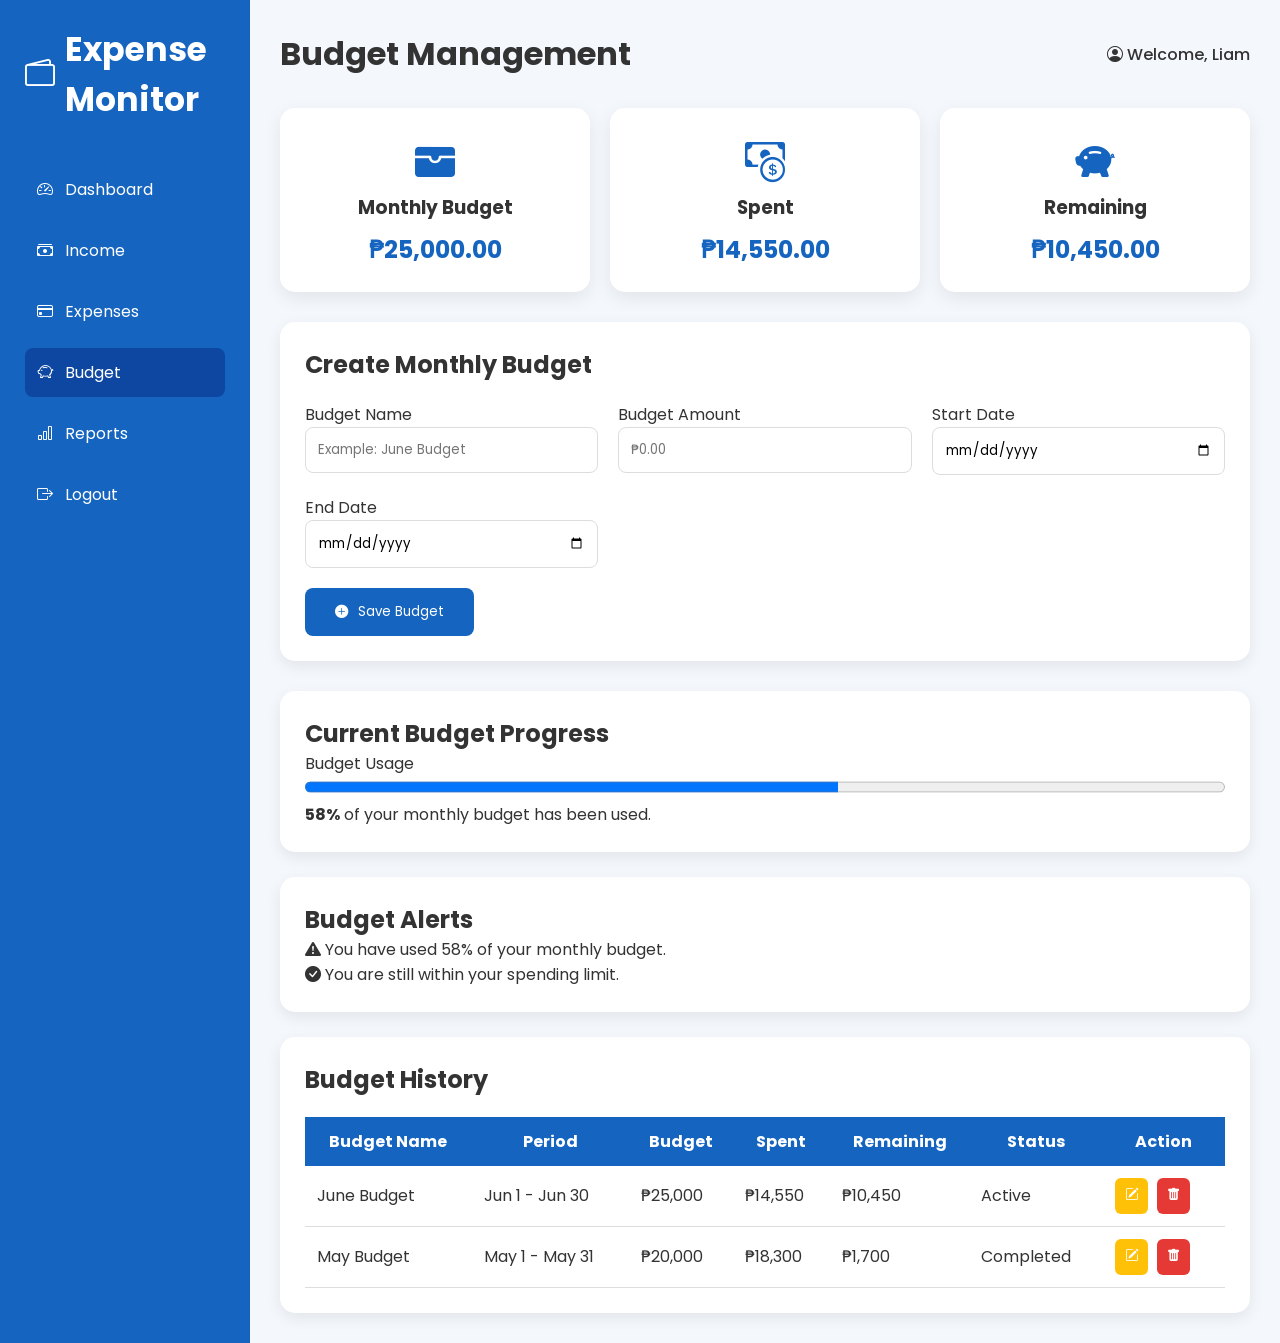
<file: budget.html>
<!DOCTYPE html>
<html lang="en">

<head>

    <meta charset="UTF-8">
    <meta name="viewport" content="width=device-width, initial-scale=1.0">

    <title>Budget Management | Personal Expense and Budget Monitoring System</title>

    <link rel="stylesheet" href="css/style.css">

    <link href="https://fonts.googleapis.com/css2?family=Poppins:wght@300;400;500;600;700&display=swap" rel="stylesheet">

    <link rel="stylesheet"
        href="https://cdn.jsdelivr.net/npm/bootstrap-icons@1.11.3/font/bootstrap-icons.min.css">

</head>

<body>

<div class="dashboard">

    <!-- Sidebar -->

    <aside class="sidebar">

        <div class="logo">
            <i class="bi bi-wallet2"></i>
            <h2>Expense Monitor</h2>
        </div>

        <ul>

            <li>
                <a href="dashboard.html">
                    <i class="bi bi-speedometer2"></i>
                    Dashboard
                </a>
            </li>

            <li>
                <a href="income.html">
                    <i class="bi bi-cash-stack"></i>
                    Income
                </a>
            </li>

            <li>
                <a href="expense.html">
                    <i class="bi bi-credit-card"></i>
                    Expenses
                </a>
            </li>

            <li class="active">
                <a href="budget.html">
                    <i class="bi bi-piggy-bank"></i>
                    Budget
                </a>
            </li>

            <li>
                <a href="reports.html">
                    <i class="bi bi-bar-chart"></i>
                    Reports
                </a>
            </li>

            <li>
                <a href="login.html">
                    <i class="bi bi-box-arrow-right"></i>
                    Logout
                </a>
            </li>

        </ul>

    </aside>

    <!-- Main Content -->

    <main class="main-content">

        <!-- Top Bar -->

        <header class="topbar">

            <h1>Budget Management</h1>

            <div class="user">
                <i class="bi bi-person-circle"></i>
                Welcome, Liam
            </div>

        </header>

        <!-- Summary Cards -->

        <section class="cards">

            <div class="card">

                <i class="bi bi-wallet-fill"></i>

                <h3>Monthly Budget</h3>

                <h2>₱25,000.00</h2>

            </div>

            <div class="card">

                <i class="bi bi-cash-coin"></i>

                <h3>Spent</h3>

                <h2>₱14,550.00</h2>

            </div>

            <div class="card">

                <i class="bi bi-piggy-bank-fill"></i>

                <h3>Remaining</h3>

                <h2>₱10,450.00</h2>

            </div>

        </section>

        <!-- Budget Form -->

        <section class="form-section">

            <h2>Create Monthly Budget</h2>

            <form>

                <div class="form-grid">

                    <div>

                        <label>Budget Name</label>

                        <input type="text"
                               placeholder="Example: June Budget">

                    </div>

                    <div>

                        <label>Budget Amount</label>

                        <input type="number"
                               placeholder="₱0.00">

                    </div>

                    <div>

                        <label>Start Date</label>

                        <input type="date">

                    </div>

                    <div>

                        <label>End Date</label>

                        <input type="date">

                    </div>

                </div>

                <button class="btn-primary">

                    <i class="bi bi-plus-circle-fill"></i>

                    Save Budget

                </button>

            </form>

        </section>

        <!-- Budget Progress -->

        <section class="transactions">

            <h2>Current Budget Progress</h2>

            <label>Budget Usage</label>

            <progress value="58" max="100"
                style="width:100%; height:22px;"></progress>

            <p><strong>58%</strong> of your monthly budget has been used.</p>

        </section>

        <!-- Budget Alerts -->

        <section class="transactions">

            <h2>Budget Alerts</h2>

            <div class="alert-box">

                <i class="bi bi-exclamation-triangle-fill"></i>

                You have used 58% of your monthly budget.

            </div>

            <div class="alert-success">

                <i class="bi bi-check-circle-fill"></i>

                You are still within your spending limit.

            </div>

        </section>

        <!-- Budget History -->

        <section class="transactions">

            <h2>Budget History</h2>

            <table>

                <thead>

                    <tr>

                        <th>Budget Name</th>
                        <th>Period</th>
                        <th>Budget</th>
                        <th>Spent</th>
                        <th>Remaining</th>
                        <th>Status</th>
                        <th>Action</th>

                    </tr>

                </thead>

                <tbody>

                    <tr>

                        <td>June Budget</td>
                        <td>Jun 1 - Jun 30</td>
                        <td>₱25,000</td>
                        <td>₱14,550</td>
                        <td>₱10,450</td>

                        <td>

                            <span class="status-active">

                                Active

                            </span>

                        </td>

                        <td>

                            <button class="edit-btn">

                                <i class="bi bi-pencil-square"></i>

                            </button>

                            <button class="delete-btn">

                                <i class="bi bi-trash-fill"></i>

                            </button>

                        </td>

                    </tr>

                    <tr>

                        <td>May Budget</td>
                        <td>May 1 - May 31</td>
                        <td>₱20,000</td>
                        <td>₱18,300</td>
                        <td>₱1,700</td>

                        <td>

                            <span class="status-complete">

                                Completed

                            </span>

                        </td>

                        <td>

                            <button class="edit-btn">

                                <i class="bi bi-pencil-square"></i>

                            </button>

                            <button class="delete-btn">

                                <i class="bi bi-trash-fill"></i>

                            </button>

                        </td>

                    </tr>

                </tbody>

            </table>

        </section>

    </main>

</div>

<script src="js/app.js"></script>

</body>
</html>
</file>
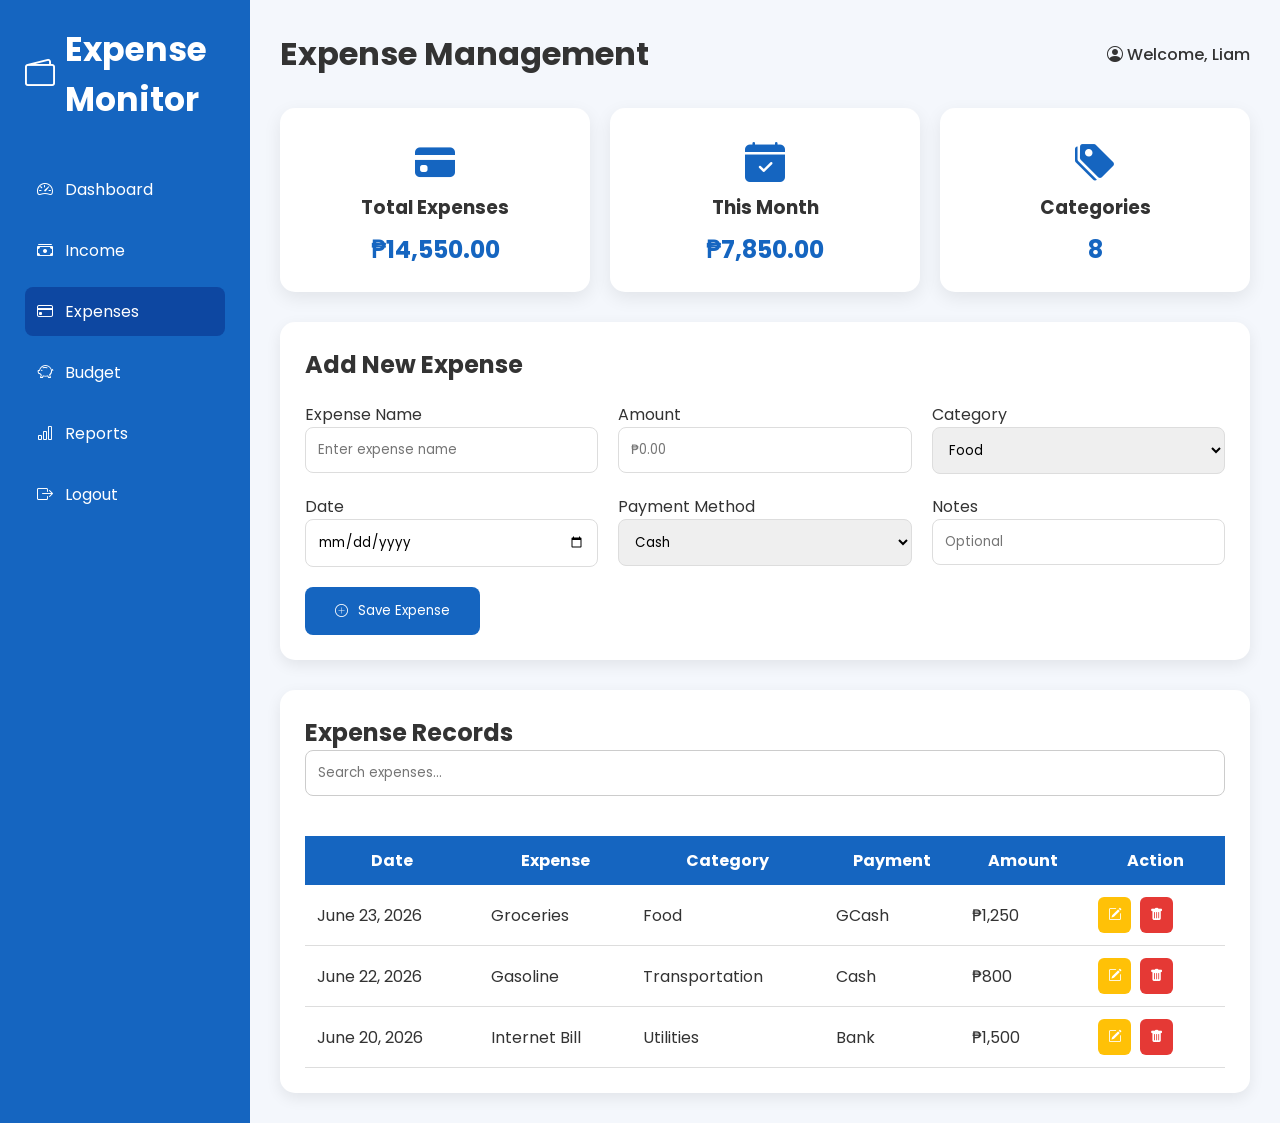
<file: expense.html>
<!DOCTYPE html>
<html lang="en">

<head>

    <meta charset="UTF-8">
    <meta name="viewport" content="width=device-width, initial-scale=1.0">

    <title>Expense Management | Personal Expense and Budget Monitoring System</title>

    <link rel="stylesheet" href="css/style.css">

    <link href="https://fonts.googleapis.com/css2?family=Poppins:wght@300;400;500;600;700&display=swap" rel="stylesheet">

    <link rel="stylesheet"
        href="https://cdn.jsdelivr.net/npm/bootstrap-icons@1.11.3/font/bootstrap-icons.min.css">

</head>

<body>

<div class="dashboard">

    <!-- Sidebar -->

    <aside class="sidebar">

        <div class="logo">
            <i class="bi bi-wallet2"></i>
            <h2>Expense Monitor</h2>
        </div>

        <ul>

            <li>
                <a href="dashboard.html">
                    <i class="bi bi-speedometer2"></i>
                    Dashboard
                </a>
            </li>

            <li>
                <a href="income.html">
                    <i class="bi bi-cash-stack"></i>
                    Income
                </a>
            </li>

            <li class="active">
                <a href="expense.html">
                    <i class="bi bi-credit-card"></i>
                    Expenses
                </a>
            </li>

            <li>
                <a href="budget.html">
                    <i class="bi bi-piggy-bank"></i>
                    Budget
                </a>
            </li>

            <li>
                <a href="reports.html">
                    <i class="bi bi-bar-chart"></i>
                    Reports
                </a>
            </li>

            <li>
                <a href="login.html">
                    <i class="bi bi-box-arrow-right"></i>
                    Logout
                </a>
            </li>

        </ul>

    </aside>

    <!-- Main Content -->

    <main class="main-content">

        <header class="topbar">

            <h1>Expense Management</h1>

            <div class="user">
                <i class="bi bi-person-circle"></i>
                Welcome, Liam
            </div>

        </header>

        <!-- Summary Cards -->

        <section class="cards">

            <div class="card">
                <i class="bi bi-credit-card-fill"></i>
                <h3>Total Expenses</h3>
                <h2>₱14,550.00</h2>
            </div>

            <div class="card">
                <i class="bi bi-calendar-check-fill"></i>
                <h3>This Month</h3>
                <h2>₱7,850.00</h2>
            </div>

            <div class="card">
                <i class="bi bi-tags-fill"></i>
                <h3>Categories</h3>
                <h2>8</h2>
            </div>

        </section>

        <!-- Add Expense Form -->

        <section class="form-section">

            <h2>Add New Expense</h2>

            <form>

                <div class="form-grid">

                    <div>
                        <label>Expense Name</label>
                        <input type="text" placeholder="Enter expense name">
                    </div>

                    <div>
                        <label>Amount</label>
                        <input type="number" placeholder="₱0.00">
                    </div>

                    <div>
                        <label>Category</label>

                        <select>

                            <option>Food</option>
                            <option>Transportation</option>
                            <option>Utilities</option>
                            <option>Shopping</option>
                            <option>Entertainment</option>
                            <option>Healthcare</option>

                        </select>

                    </div>

                    <div>
                        <label>Date</label>
                        <input type="date">
                    </div>

                    <div>
                        <label>Payment Method</label>

                        <select>

                            <option>Cash</option>
                            <option>GCash</option>
                            <option>Credit Card</option>
                            <option>Bank Transfer</option>

                        </select>

                    </div>

                    <div>
                        <label>Notes</label>
                        <input type="text" placeholder="Optional">
                    </div>

                </div>

                <button class="btn-primary">

                    <i class="bi bi-plus-circle"></i>

                    Save Expense

                </button>

            </form>

        </section>

        <!-- Expense List -->

        <section class="transactions">

            <h2>Expense Records</h2>

            <input
                type="search"
                placeholder="Search expenses..."
                class="search-box">

            <table>

                <thead>

                    <tr>

                        <th>Date</th>
                        <th>Expense</th>
                        <th>Category</th>
                        <th>Payment</th>
                        <th>Amount</th>
                        <th>Action</th>

                    </tr>

                </thead>

                <tbody>

                    <tr>

                        <td>June 23, 2026</td>
                        <td>Groceries</td>
                        <td>Food</td>
                        <td>GCash</td>
                        <td>₱1,250</td>

                        <td>

                            <button class="edit-btn">

                                <i class="bi bi-pencil-square"></i>

                            </button>

                            <button class="delete-btn">

                                <i class="bi bi-trash-fill"></i>

                            </button>

                        </td>

                    </tr>

                    <tr>

                        <td>June 22, 2026</td>
                        <td>Gasoline</td>
                        <td>Transportation</td>
                        <td>Cash</td>
                        <td>₱800</td>

                        <td>

                            <button class="edit-btn">
                                <i class="bi bi-pencil-square"></i>
                            </button>

                            <button class="delete-btn">
                                <i class="bi bi-trash-fill"></i>
                            </button>

                        </td>

                    </tr>

                    <tr>

                        <td>June 20, 2026</td>
                        <td>Internet Bill</td>
                        <td>Utilities</td>
                        <td>Bank</td>
                        <td>₱1,500</td>

                        <td>

                            <button class="edit-btn">
                                <i class="bi bi-pencil-square"></i>
                            </button>

                            <button class="delete-btn">
                                <i class="bi bi-trash-fill"></i>
                            </button>

                        </td>

                    </tr>

                </tbody>

            </table>

        </section>

    </main>

</div>

<script src="js/app.js"></script>

</body>
</html>
</file>
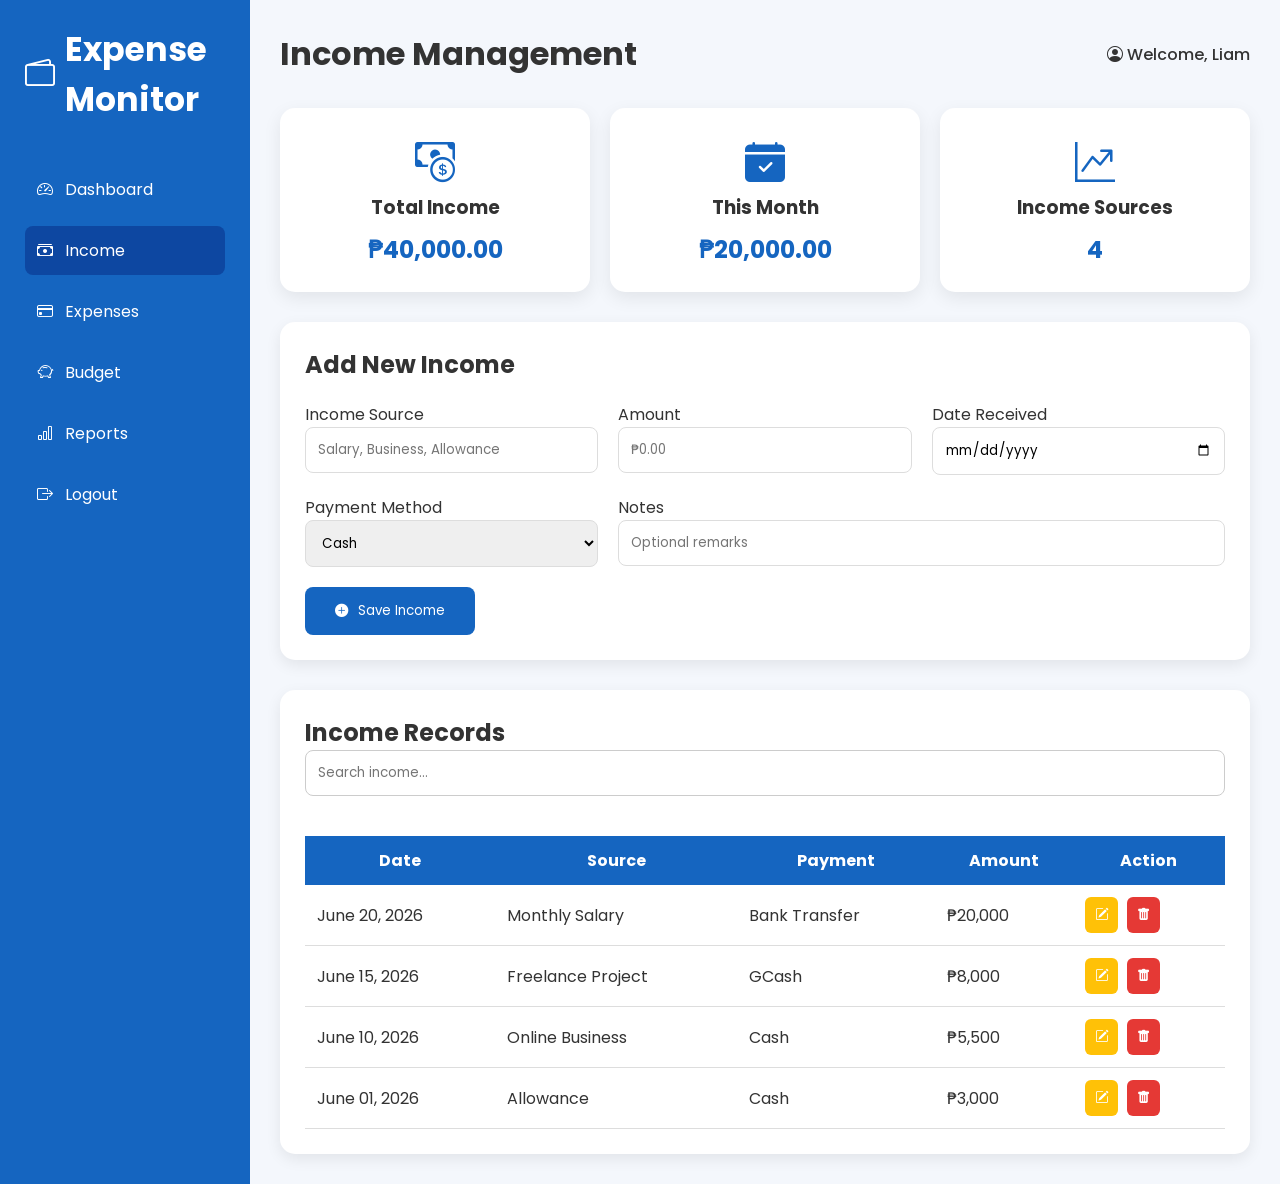
<file: income.html>
<!DOCTYPE html>
<html lang="en">

<head>

    <meta charset="UTF-8">
    <meta name="viewport" content="width=device-width, initial-scale=1.0">

    <title>Income Management | Personal Expense and Budget Monitoring System</title>

    <link rel="stylesheet" href="css/style.css">

    <link href="https://fonts.googleapis.com/css2?family=Poppins:wght@300;400;500;600;700&display=swap" rel="stylesheet">

    <link rel="stylesheet"
        href="https://cdn.jsdelivr.net/npm/bootstrap-icons@1.11.3/font/bootstrap-icons.min.css">

</head>

<body>

<div class="dashboard">

    <!-- Sidebar -->

    <aside class="sidebar">

        <div class="logo">
            <i class="bi bi-wallet2"></i>
            <h2>Expense Monitor</h2>
        </div>

        <ul>

            <li>
                <a href="dashboard.html">
                    <i class="bi bi-speedometer2"></i>
                    Dashboard
                </a>
            </li>

            <li class="active">
                <a href="income.html">
                    <i class="bi bi-cash-stack"></i>
                    Income
                </a>
            </li>

            <li>
                <a href="expense.html">
                    <i class="bi bi-credit-card"></i>
                    Expenses
                </a>
            </li>

            <li>
                <a href="budget.html">
                    <i class="bi bi-piggy-bank"></i>
                    Budget
                </a>
            </li>

            <li>
                <a href="reports.html">
                    <i class="bi bi-bar-chart"></i>
                    Reports
                </a>
            </li>

            <li>
                <a href="login.html">
                    <i class="bi bi-box-arrow-right"></i>
                    Logout
                </a>
            </li>

        </ul>

    </aside>

    <!-- Main Content -->

    <main class="main-content">

        <header class="topbar">

            <h1>Income Management</h1>

            <div class="user">
                <i class="bi bi-person-circle"></i>
                Welcome, Liam
            </div>

        </header>

        <!-- Summary Cards -->

        <section class="cards">

            <div class="card">
                <i class="bi bi-cash-coin"></i>
                <h3>Total Income</h3>
                <h2>₱40,000.00</h2>
            </div>

            <div class="card">
                <i class="bi bi-calendar-check-fill"></i>
                <h3>This Month</h3>
                <h2>₱20,000.00</h2>
            </div>

            <div class="card">
                <i class="bi bi-graph-up-arrow"></i>
                <h3>Income Sources</h3>
                <h2>4</h2>
            </div>

        </section>

        <!-- Add Income Form -->

        <section class="form-section">

            <h2>Add New Income</h2>

            <form>

                <div class="form-grid">

                    <div>
                        <label>Income Source</label>
                        <input type="text" placeholder="Salary, Business, Allowance">
                    </div>

                    <div>
                        <label>Amount</label>
                        <input type="number" placeholder="₱0.00">
                    </div>

                    <div>
                        <label>Date Received</label>
                        <input type="date">
                    </div>

                    <div>
                        <label>Payment Method</label>

                        <select>
                            <option>Cash</option>
                            <option>Bank Transfer</option>
                            <option>GCash</option>
                            <option>PayMaya</option>
                        </select>

                    </div>

                    <div style="grid-column: span 2;">
                        <label>Notes</label>
                        <input type="text" placeholder="Optional remarks">
                    </div>

                </div>

                <button class="btn-primary">

                    <i class="bi bi-plus-circle-fill"></i>

                    Save Income

                </button>

            </form>

        </section>

        <!-- Income Records -->

        <section class="transactions">

            <h2>Income Records</h2>

            <input
                type="search"
                class="search-box"
                placeholder="Search income...">

            <table>

                <thead>

                    <tr>

                        <th>Date</th>
                        <th>Source</th>
                        <th>Payment</th>
                        <th>Amount</th>
                        <th>Action</th>

                    </tr>

                </thead>

                <tbody>

                    <tr>

                        <td>June 20, 2026</td>
                        <td>Monthly Salary</td>
                        <td>Bank Transfer</td>
                        <td>₱20,000</td>

                        <td>

                            <button class="edit-btn">
                                <i class="bi bi-pencil-square"></i>
                            </button>

                            <button class="delete-btn">
                                <i class="bi bi-trash-fill"></i>
                            </button>

                        </td>

                    </tr>

                    <tr>

                        <td>June 15, 2026</td>
                        <td>Freelance Project</td>
                        <td>GCash</td>
                        <td>₱8,000</td>

                        <td>

                            <button class="edit-btn">
                                <i class="bi bi-pencil-square"></i>
                            </button>

                            <button class="delete-btn">
                                <i class="bi bi-trash-fill"></i>
                            </button>

                        </td>

                    </tr>

                    <tr>

                        <td>June 10, 2026</td>
                        <td>Online Business</td>
                        <td>Cash</td>
                        <td>₱5,500</td>

                        <td>

                            <button class="edit-btn">
                                <i class="bi bi-pencil-square"></i>
                            </button>

                            <button class="delete-btn">
                                <i class="bi bi-trash-fill"></i>
                            </button>

                        </td>

                    </tr>

                    <tr>

                        <td>June 01, 2026</td>
                        <td>Allowance</td>
                        <td>Cash</td>
                        <td>₱3,000</td>

                        <td>

                            <button class="edit-btn">
                                <i class="bi bi-pencil-square"></i>
                            </button>

                            <button class="delete-btn">
                                <i class="bi bi-trash-fill"></i>
                            </button>

                        </td>

                    </tr>

                </tbody>

            </table>

        </section>

    </main>

</div>

<script src="js/app.js"></script>

</body>
</html>
</file>
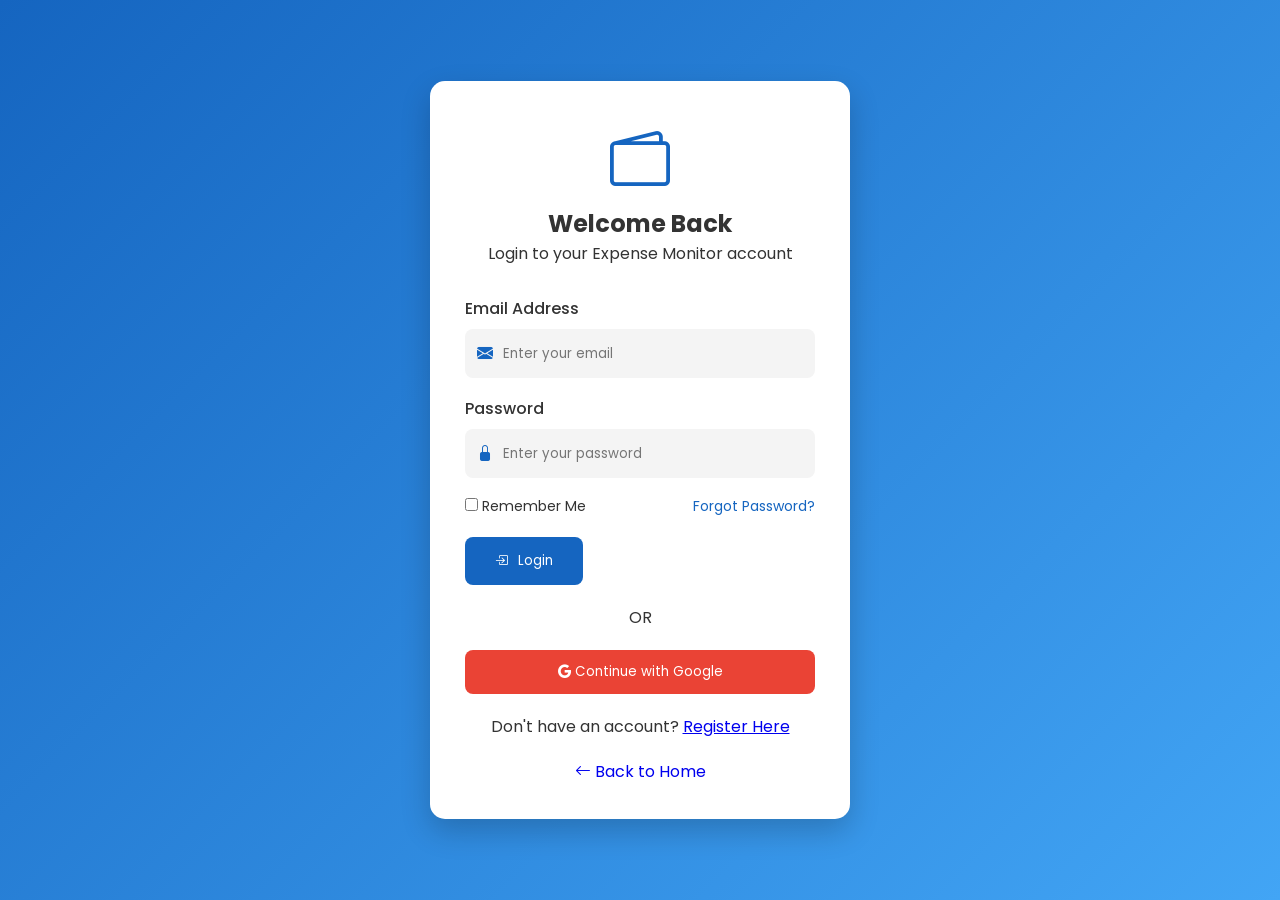
<file: login.html>
<!DOCTYPE html>
<html lang="en">

<head>

    <meta charset="UTF-8">
    <meta name="viewport" content="width=device-width, initial-scale=1.0">

    <title>Login | Personal Expense and Budget Monitoring System</title>

    <!-- CSS -->
    <link rel="stylesheet" href="css/style.css">

    <!-- Google Fonts -->
    <link href="https://fonts.googleapis.com/css2?family=Poppins:wght@300;400;500;600;700&display=swap" rel="stylesheet">

    <!-- Bootstrap Icons -->
    <link rel="stylesheet"
        href="https://cdn.jsdelivr.net/npm/bootstrap-icons@1.11.3/font/bootstrap-icons.min.css">

</head>

<body class="login-page">

    <div class="login-container">

        <div class="login-card">

            <div class="login-header">

                <i class="bi bi-wallet2 login-icon"></i>

                <h2>Welcome Back</h2>

                <p>Login to your Expense Monitor account</p>

            </div>

            <form action="dashboard.html" method="GET">

                <div class="input-group">

                    <label>Email Address</label>

                    <div class="input-field">

                        <i class="bi bi-envelope-fill"></i>

                        <input
                            type="email"
                            placeholder="Enter your email"
                            required>

                    </div>

                </div>

                <div class="input-group">

                    <label>Password</label>

                    <div class="input-field">

                        <i class="bi bi-lock-fill"></i>

                        <input
                            type="password"
                            placeholder="Enter your password"
                            required>

                    </div>

                </div>

                <div class="login-options">

                    <label>

                        <input type="checkbox">

                        Remember Me

                    </label>

                    <a href="#">Forgot Password?</a>

                </div>

                <button class="btn-login">

                    <i class="bi bi-box-arrow-in-right"></i>

                    Login

                </button>

            </form>

            <div class="divider">

                <span>OR</span>

            </div>

            <button class="google-btn">

                <i class="bi bi-google"></i>

                Continue with Google

            </button>

            <p class="register-link">

                Don't have an account?

                <a href="register.html">

                    Register Here

                </a>

            </p>

            <a href="index.html" class="back-home">

                <i class="bi bi-arrow-left"></i>

                Back to Home

            </a>

        </div>

    </div>

    <script src="js/app.js"></script>

</body>

</html>
</file>
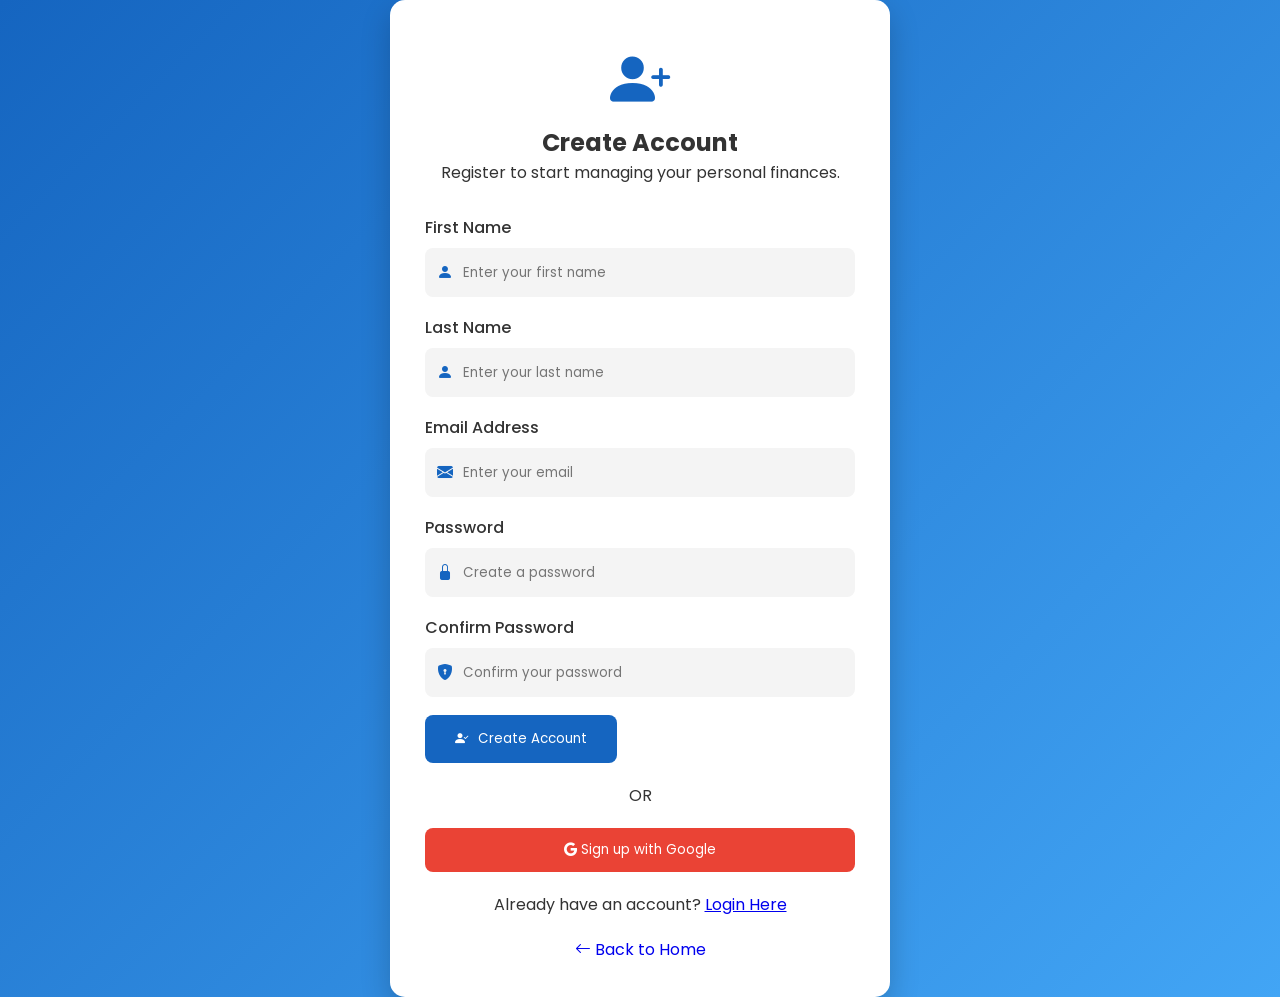
<file: register.html>
<!DOCTYPE html>
<html lang="en">

<head>

    <meta charset="UTF-8">
    <meta name="viewport" content="width=device-width, initial-scale=1.0">

    <title>Register | Personal Expense and Budget Monitoring System</title>

    <!-- CSS -->
    <link rel="stylesheet" href="css/style.css">

    <!-- Google Fonts -->
    <link href="https://fonts.googleapis.com/css2?family=Poppins:wght@300;400;500;600;700&display=swap" rel="stylesheet">

    <!-- Bootstrap Icons -->
    <link rel="stylesheet"
        href="https://cdn.jsdelivr.net/npm/bootstrap-icons@1.11.3/font/bootstrap-icons.min.css">

</head>

<body class="login-page">

    <div class="login-container">

        <div class="login-card register-card">

            <div class="login-header">

                <i class="bi bi-person-plus-fill login-icon"></i>

                <h2>Create Account</h2>

                <p>Register to start managing your personal finances.</p>

            </div>

            <form action="dashboard.html" method="GET">

                <div class="input-group">

                    <label>First Name</label>

                    <div class="input-field">

                        <i class="bi bi-person-fill"></i>

                        <input
                            type="text"
                            placeholder="Enter your first name"
                            required>

                    </div>

                </div>

                <div class="input-group">

                    <label>Last Name</label>

                    <div class="input-field">

                        <i class="bi bi-person-fill"></i>

                        <input
                            type="text"
                            placeholder="Enter your last name"
                            required>

                    </div>

                </div>

                <div class="input-group">

                    <label>Email Address</label>

                    <div class="input-field">

                        <i class="bi bi-envelope-fill"></i>

                        <input
                            type="email"
                            placeholder="Enter your email"
                            required>

                    </div>

                </div>

                <div class="input-group">

                    <label>Password</label>

                    <div class="input-field">

                        <i class="bi bi-lock-fill"></i>

                        <input
                            type="password"
                            placeholder="Create a password"
                            minlength="8"
                            required>

                    </div>

                </div>

                <div class="input-group">

                    <label>Confirm Password</label>

                    <div class="input-field">

                        <i class="bi bi-shield-lock-fill"></i>

                        <input
                            type="password"
                            placeholder="Confirm your password"
                            minlength="8"
                            required>

                    </div>

                </div>

                <button type="submit" class="btn-login">

                    <i class="bi bi-person-check-fill"></i>

                    Create Account

                </button>

            </form>

            <div class="divider">

                <span>OR</span>

            </div>

            <button class="google-btn">

                <i class="bi bi-google"></i>

                Sign up with Google

            </button>

            <p class="register-link">

                Already have an account?

                <a href="login.html">

                    Login Here

                </a>

            </p>

            <a href="index.html" class="back-home">

                <i class="bi bi-arrow-left"></i>

                Back to Home

            </a>

        </div>

    </div>

    <script src="js/app.js"></script>

</body>

</html>
</file>
<file: css/style.css>
/* ===========================================
   PERSONAL EXPENSE & BUDGET MONITORING SYSTEM
   Main Stylesheet
=========================================== */

*{
    margin:0;
    padding:0;
    box-sizing:border-box;
    font-family:'Poppins',sans-serif;
}

body{
    background:#f4f7fc;
    color:#333;
}

/* ===========================================
   NAVBAR
=========================================== */

.navbar{
    width:100%;
    height:70px;
    background:#1565C0;
    display:flex;
    justify-content:space-between;
    align-items:center;
    padding:0 50px;
    color:#fff;
}

.logo{
    display:flex;
    align-items:center;
    gap:10px;
    font-size:22px;
    font-weight:600;
}

.logo i{
    font-size:30px;
}

.nav-links{
    display:flex;
    list-style:none;
    gap:25px;
}

.nav-links a{
    color:#fff;
    text-decoration:none;
    font-weight:500;
}

.nav-links a:hover,
.nav-links a.active{
    color:#FFD54F;
}

/* ===========================================
   HERO SECTION
=========================================== */

.hero{
    display:flex;
    justify-content:space-between;
    align-items:center;
    padding:70px;
    gap:50px;
}

.hero-text{
    flex:1;
}

.hero-text h1{
    font-size:50px;
    color:#1565C0;
    margin-bottom:20px;
}

.hero-text p{
    font-size:18px;
    line-height:1.7;
    margin-bottom:30px;
}

.hero-image{
    flex:1;
    text-align:center;
}

.hero-image img{
    width:100%;
    max-width:550px;
}

/* ===========================================
   BUTTONS
=========================================== */

.buttons{
    display:flex;
    gap:20px;
}

.btn,
.btn-primary,
.btn-secondary,
.btn-login,
.action-btn{
    border:none;
    border-radius:8px;
    cursor:pointer;
    text-decoration:none;
    display:inline-flex;
    align-items:center;
    justify-content:center;
    gap:10px;
    transition:.3s;
}

.btn{
    padding:14px 28px;
}

.btn-primary,
.btn-login{
    background:#1565C0;
    color:white;
    padding:14px 30px;
}

.btn-primary:hover,
.btn-login:hover{
    background:#0D47A1;
}

.btn-secondary{
    background:#E3F2FD;
    color:#1565C0;
    padding:14px 30px;
}

.btn-secondary:hover{
    background:#BBDEFB;
}

.action-btn{
    background:#1565C0;
    color:#fff;
    padding:12px 20px;
}

/* ===========================================
   FEATURES
=========================================== */

.features{
    padding:70px;
    text-align:center;
}

.features h2{
    color:#1565C0;
    margin-bottom:40px;
}

.feature-container{
    display:grid;
    grid-template-columns:repeat(auto-fit,minmax(250px,1fr));
    gap:25px;
}

.feature-card{
    background:#fff;
    padding:30px;
    border-radius:15px;
    box-shadow:0 8px 20px rgba(0,0,0,.08);
}

.feature-card i{
    font-size:45px;
    color:#1565C0;
    margin-bottom:15px;
}

/* ===========================================
   LOGIN & REGISTER
=========================================== */

.login-page{
    background:linear-gradient(135deg,#1565C0,#42A5F5);
    min-height:100vh;
    display:flex;
    justify-content:center;
    align-items:center;
}

.login-container{
    width:100%;
    display:flex;
    justify-content:center;
    align-items:center;
}

.login-card{
    width:420px;
    background:#fff;
    border-radius:15px;
    padding:35px;
    box-shadow:0 12px 30px rgba(0,0,0,.2);
}

.register-card{
    width:500px;
}

.login-header{
    text-align:center;
    margin-bottom:30px;
}

.login-icon{
    font-size:60px;
    color:#1565C0;
}

.input-group{
    margin-bottom:18px;
}

.input-group label{
    display:block;
    margin-bottom:8px;
    font-weight:500;
}

.input-field{
    display:flex;
    align-items:center;
    background:#f4f4f4;
    border-radius:8px;
    padding:12px;
}

.input-field i{
    color:#1565C0;
    margin-right:10px;
}

.input-field input,
.input-field select{
    border:none;
    outline:none;
    background:none;
    width:100%;
}

.login-options{
    display:flex;
    justify-content:space-between;
    margin-bottom:20px;
    font-size:14px;
}

.login-options a{
    color:#1565C0;
    text-decoration:none;
}

.divider{
    text-align:center;
    margin:20px 0;
}

.google-btn{
    width:100%;
    padding:12px;
    border:none;
    background:#EA4335;
    color:white;
    border-radius:8px;
    cursor:pointer;
}

.register-link,
.back-home{
    text-align:center;
    display:block;
    margin-top:20px;
    text-decoration:none;
}

/* ===========================================
   DASHBOARD LAYOUT
=========================================== */

.dashboard{
    display:flex;
    min-height:100vh;
}

.sidebar{
    width:250px;
    background:#1565C0;
    color:#fff;
    padding:25px;
}

.sidebar ul{
    list-style:none;
    margin-top:40px;
}

.sidebar li{
    margin-bottom:12px;
}

.sidebar a{
    color:white;
    text-decoration:none;
    display:flex;
    align-items:center;
    gap:12px;
    padding:12px;
    border-radius:8px;
}

.sidebar li.active a,
.sidebar a:hover{
    background:#0D47A1;
}

.main-content{
    flex:1;
    padding:30px;
}

.topbar{
    display:flex;
    justify-content:space-between;
    align-items:center;
    margin-bottom:30px;
}

.user{
    font-weight:500;
}

/* ===========================================
   DASHBOARD CARDS
=========================================== */

.cards{
    display:grid;
    grid-template-columns:repeat(auto-fit,minmax(220px,1fr));
    gap:20px;
    margin-bottom:30px;
}

.card{
    background:white;
    border-radius:15px;
    padding:25px;
    text-align:center;
    box-shadow:0 6px 18px rgba(0,0,0,.08);
}

.card i{
    font-size:40px;
    color:#1565C0;
    margin-bottom:12px;
}

.card h3{
    margin-bottom:10px;
}

.card h2{
    color:#1565C0;
}

/* ===========================================
   FORMS
=========================================== */

.form-section{
    background:#fff;
    padding:25px;
    border-radius:15px;
    margin-bottom:30px;
    box-shadow:0 5px 15px rgba(0,0,0,.08);
}

.form-grid{
    display:grid;
    grid-template-columns:repeat(auto-fit,minmax(250px,1fr));
    gap:20px;
    margin:20px 0;
}

.form-grid input,
.form-grid select{
    width:100%;
    padding:12px;
    border:1px solid #ddd;
    border-radius:8px;
}

/* ===========================================
   TABLES
=========================================== */

.transactions{
    background:#fff;
    padding:25px;
    border-radius:15px;
    margin-top:25px;
    box-shadow:0 5px 15px rgba(0,0,0,.08);
}

table{
    width:100%;
    border-collapse:collapse;
    margin-top:20px;
}

table th{
    background:#1565C0;
    color:white;
    padding:12px;
}

table td{
    padding:12px;
    border-bottom:1px solid #ddd;
}

table tr:hover{
    background:#f7f9fc;
}

/* ===========================================
   BUTTONS (EDIT & DELETE)
=========================================== */

.edit-btn,
.delete-btn{
    border:none;
    padding:8px 10px;
    border-radius:6px;
    cursor:pointer;
    margin-right:5px;
}

.edit-btn{
    background:#FFC107;
    color:#fff;
}

.delete-btn{
    background:#E53935;
    color:#fff;
}

/* ===========================================
   SEARCH
=========================================== */

.search-box{
    width:100%;
    padding:12px;
    border:1px solid #ccc;
    border-radius:8px;
    margin-bottom:20px;
}

/* ===========================================
   CHARTS
=========================================== */

.chart-container{
    display:grid;
    grid-template-columns:repeat(auto-fit,minmax(350px,1fr));
    gap:20px;
    margin-bottom:30px;
}

.chart-card{
    background:#fff;
    padding:25px;
    border-radius:15px;
    box-shadow:0 5px 15px rgba(0,0,0,.08);
}

/* ===========================================
   FOOTER
=========================================== */

footer{
    background:#1565C0;
    color:#fff;
    text-align:center;
    padding:20px;
    margin-top:50px;
}

/* ===========================================
   RESPONSIVE
=========================================== */

@media(max-width:768px){

.hero{
    flex-direction:column;
    text-align:center;
}

.dashboard{
    flex-direction:column;
}

.sidebar{
    width:100%;
}

.topbar{
    flex-direction:column;
    gap:15px;
}

.cards{
    grid-template-columns:1fr;
}

.chart-container{
    grid-template-columns:1fr;
}

.form-grid{
    grid-template-columns:1fr;
}

table{
    font-size:14px;
}

}
</file>
